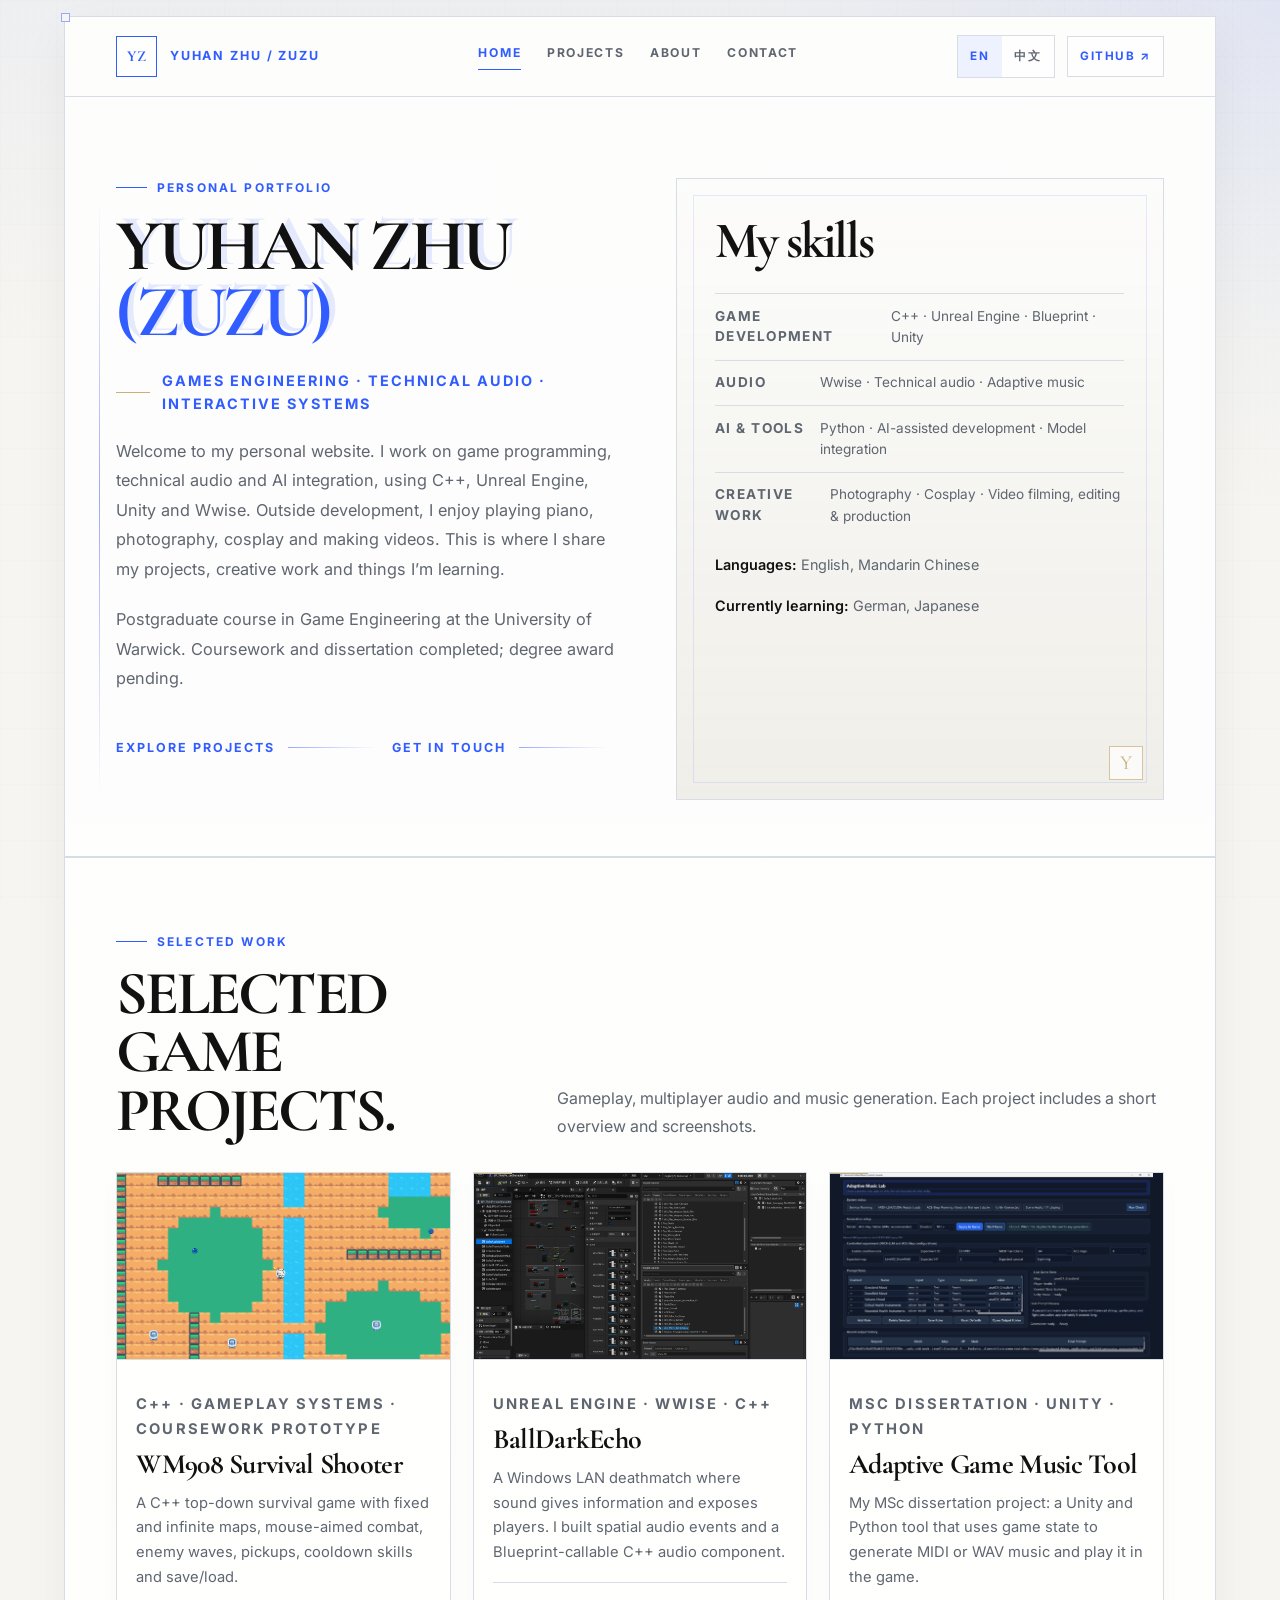
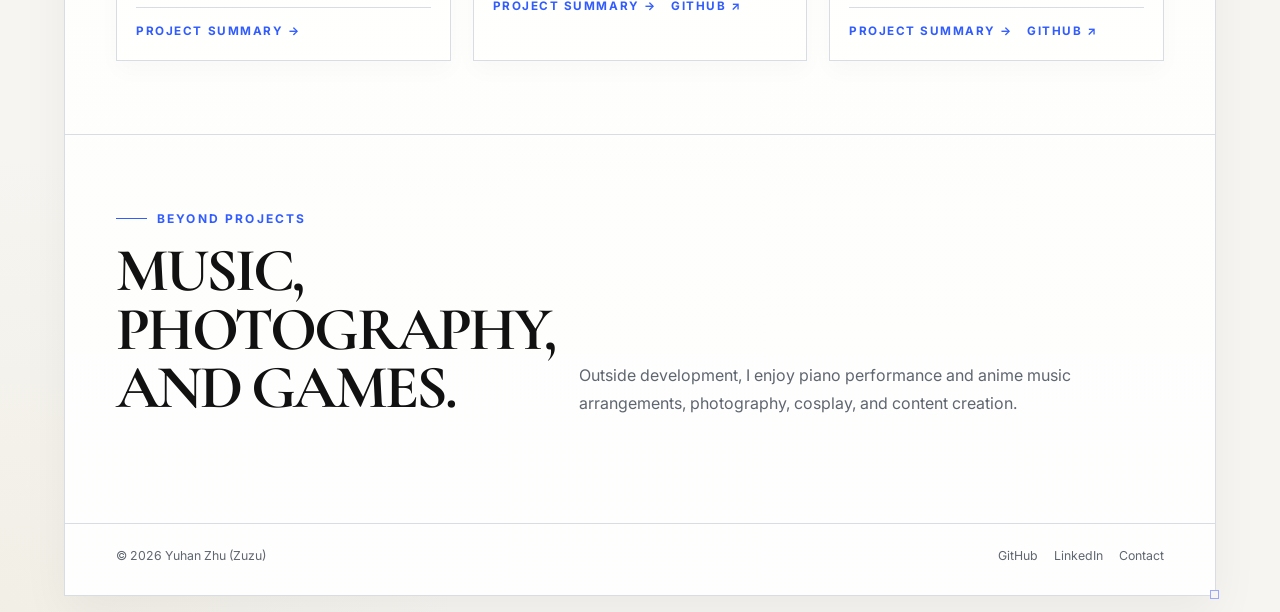
<file: index.html>
<!doctype html>
<html lang="en" data-language="en">
<head>
  <meta charset="utf-8">
  <meta name="viewport" content="width=device-width, initial-scale=1">
  <title>Yuhan Zhu (Zuzu) | Personal Portfolio</title>
  <meta name="description" content="The personal portfolio of Yuhan Zhu (Zuzu), currently exploring game engineering, technical audio, interactive systems, and adaptive music.">
  <link rel="canonical" href="https://inovamenz-code.github.io/">
  <link rel="icon" type="image/svg+xml" href="assets/favicon.svg">
  <link rel="preconnect" href="https://fonts.googleapis.com">
  <link rel="preconnect" href="https://fonts.gstatic.com" crossorigin>
  <link href="https://fonts.googleapis.com/css2?family=Cormorant+Garamond:wght@600;700&family=Inter:wght@400;500;600;700;800&display=swap" rel="stylesheet">
  <link rel="stylesheet" href="assets/site.css?v=20261102-page-spacing">
</head>
<body>
  <a class="skip-link" href="#main-content"><span data-lang="en">Skip to content</span><span data-lang="zh">跳至内容</span></a>
  <div class="site-shell">
    <header class="topbar">
      <a class="brand" href="index.html" aria-label="Yuhan Zhu home">
        <span class="brand-mark" aria-hidden="true">YZ</span>
        <span>Yuhan Zhu <span aria-hidden="true">/</span> Zuzu</span>
      </a>
      <nav class="site-nav" aria-label="Primary" data-label-en="Primary" data-label-zh="主导航">
        <a href="index.html" aria-current="page"><span data-lang="en">Home</span><span data-lang="zh">主页</span></a>
        <a href="projects.html"><span data-lang="en">Projects</span><span data-lang="zh">项目</span></a>
        <a href="about.html"><span data-lang="en">About</span><span data-lang="zh">关于我</span></a>
        <a href="contact.html"><span data-lang="en">Contact</span><span data-lang="zh">联系</span></a>
      </nav>
      <div class="nav-tools">
        <div class="lang-switch" aria-label="Language selection" data-label-en="Language selection" data-label-zh="语言选择">
          <button class="lang-button" type="button" data-set-language="en" aria-pressed="true">EN</button>
          <button class="lang-button" type="button" data-set-language="zh" aria-pressed="false">中文</button>
        </div>
        <a class="nav-github" href="https://github.com/inovamenz-code" target="_blank" rel="noopener noreferrer">GitHub ↗</a>
      </div>
    </header>

    <main id="main-content">
      <section class="hero">
        <div>
          <p class="eyebrow"><span data-lang="en">Personal portfolio</span><span data-lang="zh">个人主页</span></p>
          <h1><span data-lang="en">Yuhan Zhu <span>(Zuzu)</span></span><span data-lang="zh">朱语涵 <span>(Zuzu)</span></span></h1>
          <p class="hero-role"><span data-lang="en">Games Engineering · Technical Audio · Interactive Systems</span><span data-lang="zh">游戏工程 · 技术音频 · 交互式系统</span></p>
          <p class="hero-summary">
            <span data-lang-block="en">Welcome to my personal website. I work on game programming, technical audio and AI integration, using C++, Unreal Engine, Unity and Wwise. Outside development, I enjoy playing piano, photography, cosplay and making videos. This is where I share my projects, creative work and things I’m learning.</span>
            <span data-lang-block="zh">欢迎来到我的个人网站。我做游戏编程、技术音频和 AI 集成，使用 C++、Unreal Engine、Unity 和 Wwise。开发之外，我喜欢弹钢琴、摄影、Cosplay，也参与视频拍摄与剪辑。在这里，我会分享自己的项目、创作和正在学习的东西。</span>
          </p>
          <p class="hero-summary">
            <span data-lang-block="en">Postgraduate course in Game Engineering at the University of Warwick. Coursework and dissertation completed; degree award pending.</span>
            <span data-lang-block="zh">华威大学游戏工程研究生课程与毕设已完成，学位待授予。</span>
          </p>
          <div class="button-row">
            <a class="button-primary" href="projects.html"><span data-lang="en">Explore projects</span><span data-lang="zh">查看项目</span></a>
            <a class="button-secondary" href="contact.html"><span data-lang="en">Get in touch</span><span data-lang="zh">联系我</span></a>
          </div>
        </div>
        <aside class="hero-panel skills-panel" aria-label="My skills" data-label-en="My skills" data-label-zh="我的技能">
          <div class="hero-panel-inner">
            <h2><span data-lang="en">My skills</span><span data-lang="zh">我的技能</span></h2>
            <div class="signal-list">
              <div><strong><span data-lang="en">Game development</span><span data-lang="zh">游戏开发</span></strong><span>C++ · Unreal Engine · Blueprint · Unity</span></div>
              <div><strong><span data-lang="en">Audio</span><span data-lang="zh">音频</span></strong><span><span data-lang="en">Wwise · Technical audio · Adaptive music</span><span data-lang="zh">Wwise · 技术音频 · 自适应音乐</span></span></div>
              <div><strong><span data-lang="en">AI &amp; tools</span><span data-lang="zh">AI 与工具</span></strong><span><span data-lang="en">Python · AI-assisted development · Model integration</span><span data-lang="zh">Python · AI 辅助开发 · 模型集成</span></span></div>
              <div><strong><span data-lang="en">Creative work</span><span data-lang="zh">影像与创作</span></strong><span><span data-lang="en">Photography · Cosplay · Video filming, editing &amp; production</span><span data-lang="zh">摄影 · Cosplay · 视频拍摄、剪辑与制作</span></span></div>
            </div>
            <div class="language-details">
              <p><strong><span data-lang="en">Languages:</span><span data-lang="zh">使用语言：</span></strong> <span data-lang="en">English, Mandarin Chinese</span><span data-lang="zh">英语、普通话</span></p>
              <p><strong><span data-lang="en">Currently learning:</span><span data-lang="zh">正在学习：</span></strong> <span data-lang="en">German, Japanese</span><span data-lang="zh">德语、日语</span></p>
            </div>
          </div>
        </aside>
      </section>

      <section class="section" aria-labelledby="featured-title">
        <div class="section-head">
          <div>
            <p class="eyebrow"><span data-lang="en">Selected work</span><span data-lang="zh">精选项目</span></p>
            <h2 class="section-title" id="featured-title"><span data-lang="en">Selected game projects.</span><span data-lang="zh">游戏与音频作品。</span></h2>
          </div>
          <p class="section-intro"><span data-lang-block="en">Gameplay, multiplayer audio and music generation. Each project includes a short overview and screenshots.</span><span data-lang-block="zh">玩法系统、多人游戏音频与音乐生成。下面是项目简介和实际截图。</span></p>
        </div>
        <div class="project-grid">
          <article class="project-card">
            <img class="project-image" src="assets/images/wm908-survival-shooter.png" alt="Gameplay screenshot from the WM908 Survival Shooter prototype" data-alt-en="Gameplay screenshot from the WM908 Survival Shooter prototype" data-alt-zh="WM908 生存射击原型的实际游戏画面">
            <div class="project-body">
              <p class="project-kicker">C++ · Gameplay Systems · Coursework Prototype</p>
              <h3><span data-lang="en">WM908 Survival Shooter</span><span data-lang="zh">WM908 生存射击原型</span></h3>
              <p><span data-lang-block="en">A C++ top-down survival game with fixed and infinite maps, mouse-aimed combat, enemy waves, pickups, cooldown skills and save/load.</span><span data-lang-block="zh">用 C++ 制作的俯视生存游戏，包含固定与无限地图、鼠标瞄准战斗、敌人生成、拾取物、冷却技能和存档读档。</span></p>
              <div class="project-links"><a href="projects.html#survival-prototype"><span data-lang="en">Project summary →</span><span data-lang="zh">项目简介 →</span></a></div>
            </div>
          </article>
          <article class="project-card">
            <img class="project-image" src="assets/images/darkecho-audio-system.png" alt="Unreal Blueprint and Wwise event setup for BallDarkEcho" data-alt-en="Unreal Blueprint and Wwise event setup for BallDarkEcho" data-alt-zh="BallDarkEcho 的 Unreal Blueprint 与 Wwise 事件设置">
            <div class="project-body">
              <p class="project-kicker">Unreal Engine · Wwise · C++</p>
              <h3>BallDarkEcho</h3>
              <p><span data-lang-block="en">A Windows LAN deathmatch where sound gives information and exposes players. I built spatial audio events and a Blueprint-callable C++ audio component.</span><span data-lang-block="zh">一款 Windows 局域网死亡竞赛游戏：声音既传递信息，也会暴露玩家。我实现了空间音频事件与可供 Blueprint 调用的 C++ 音频组件。</span></p>
              <div class="project-links"><a href="projects.html#dark-echo"><span data-lang="en">Project summary →</span><span data-lang="zh">项目简介 →</span></a><a href="https://github.com/inovamenz-code/ball-dark-echo" target="_blank" rel="noopener noreferrer">GitHub ↗</a></div>
            </div>
          </article>
          <article class="project-card">
            <a class="project-media" href="assets/images/adaptive-music-control-console.png" target="_blank" rel="noopener noreferrer" aria-label="Open full-size music control console screenshot" data-label-en="Open full-size music control console screenshot" data-label-zh="查看音乐控制台完整截图">
              <img class="project-image project-image--ui" src="assets/images/adaptive-music-control-console.png" alt="Adaptive Music Lab control console with model selection, prompt rules and live Unity state" data-alt-en="Adaptive Music Lab control console with model selection, prompt rules and live Unity state" data-alt-zh="Adaptive Music Lab 控制台：模型选择、提示词规则与 Unity 实时状态" loading="lazy" decoding="async">
            </a>
            <div class="project-body">
              <p class="project-kicker">MSc Dissertation · Unity · Python</p>
              <h3><span data-lang="en">Adaptive Game Music Tool</span><span data-lang="zh">自适应游戏音乐工具</span></h3>
              <p><span data-lang-block="en">My MSc dissertation project: a Unity and Python tool that uses game state to generate MIDI or WAV music and play it in the game.</span><span data-lang-block="zh">我的硕士毕设项目：使用 Unity 与 Python，根据游戏状态生成 MIDI 或 WAV 音乐，并在游戏中播放。</span></p>
              <div class="project-links"><a href="projects.html#adaptive-music"><span data-lang="en">Project summary →</span><span data-lang="zh">项目简介 →</span></a><a href="https://github.com/inovamenz-code/adaptive-game-music" target="_blank" rel="noopener noreferrer">GitHub ↗</a></div>
            </div>
          </article>
        </div>
      </section>

      <section class="section" aria-labelledby="beyond-projects-title">
        <div class="section-head">
          <div>
            <p class="eyebrow"><span data-lang="en">Beyond projects</span><span data-lang="zh">项目之外</span></p>
            <h2 class="section-title" id="beyond-projects-title"><span data-lang="en">Music, photography, and games.</span><span data-lang="zh">音乐、摄影与游戏。</span></h2>
          </div>
          <p class="section-intro"><span data-lang-block="en">Outside development, I enjoy piano performance and anime music arrangements, photography, cosplay, and content creation.</span><span data-lang-block="zh">开发之外，我喜欢钢琴演奏与动漫音乐改编，也关注摄影、Cosplay 和内容创作。</span></p>
        </div>
      </section>
    </main>

    <footer class="site-footer">
      <span>© 2026 Yuhan Zhu (Zuzu)</span>
      <nav aria-label="Footer" data-label-en="Footer" data-label-zh="页脚导航"><a href="https://github.com/inovamenz-code" target="_blank" rel="noopener noreferrer">GitHub</a><a href="https://www.linkedin.com/in/yuhan-zhu-52607a36a/" target="_blank" rel="noopener noreferrer">LinkedIn</a><a href="contact.html"><span data-lang="en">Contact</span><span data-lang="zh">联系</span></a></nav>
    </footer>
  </div>
  <script src="assets/site.js"></script>
</body>
</html>
</file>
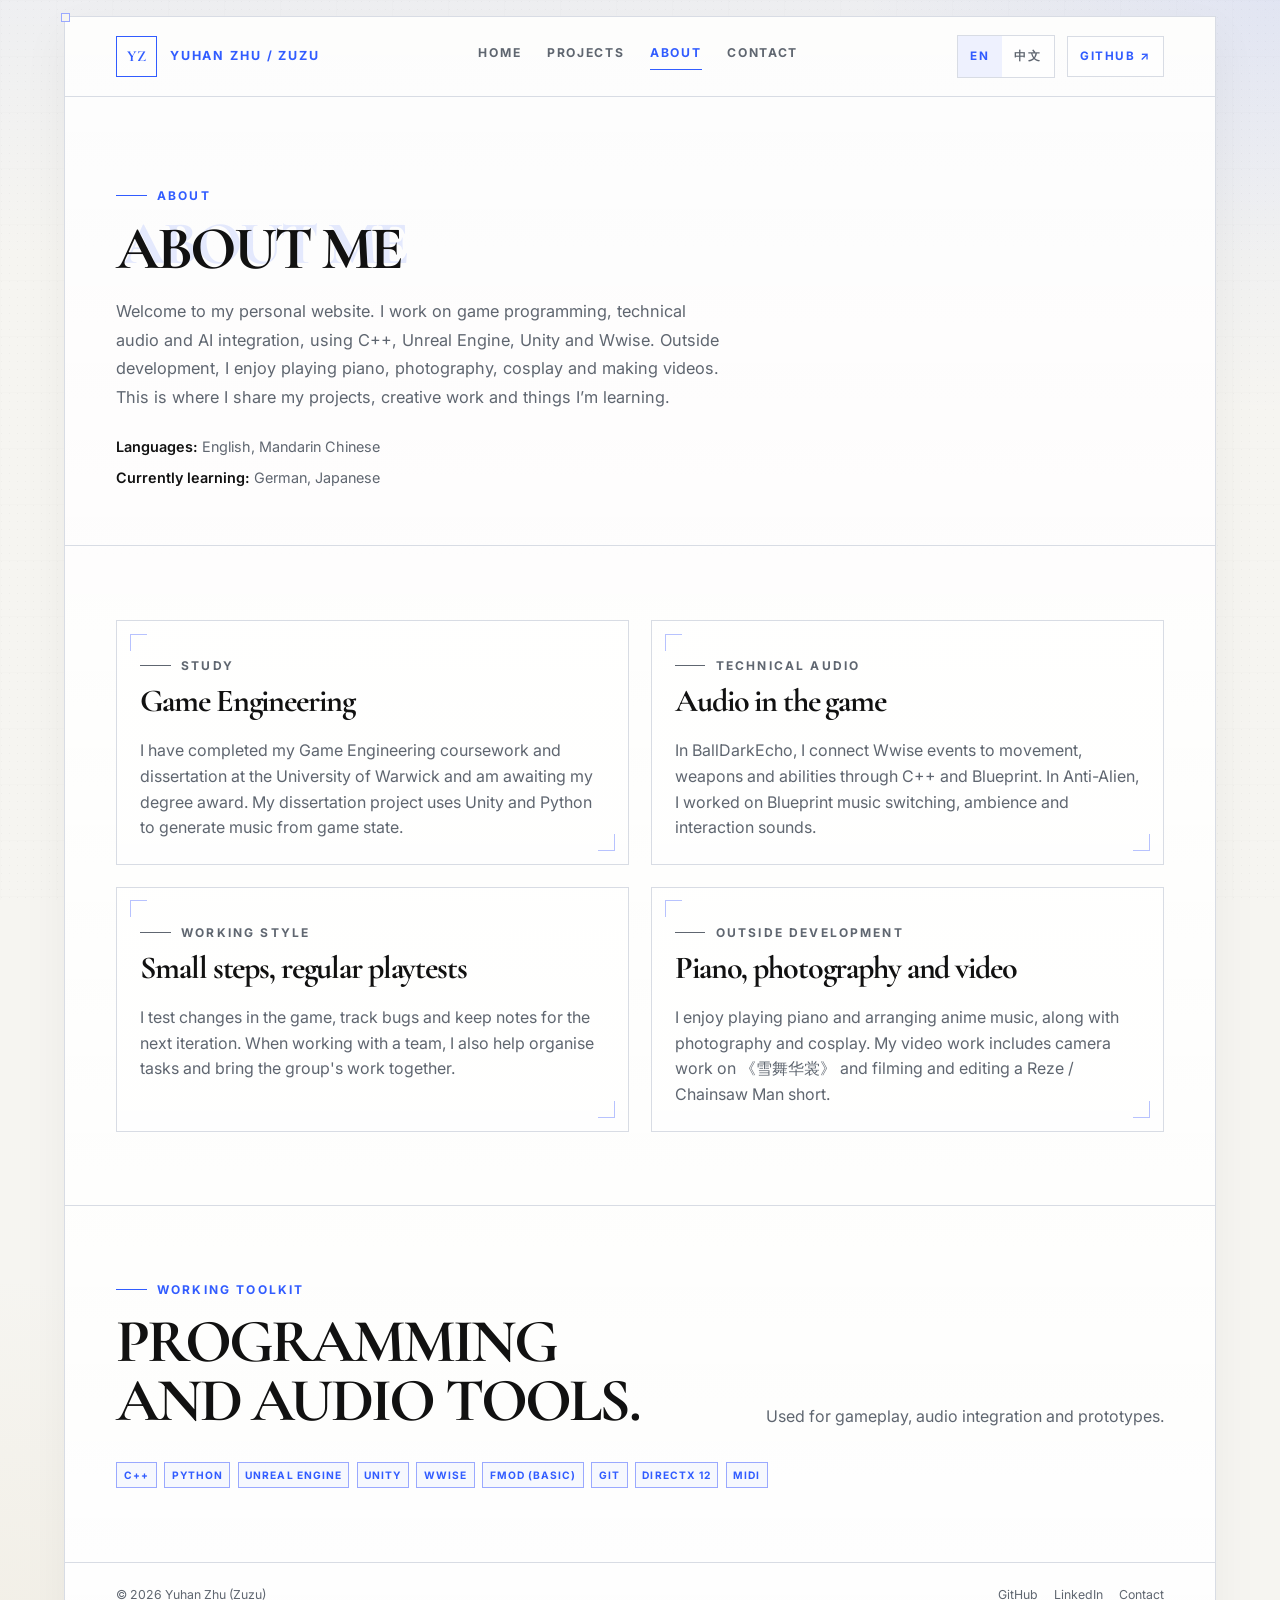
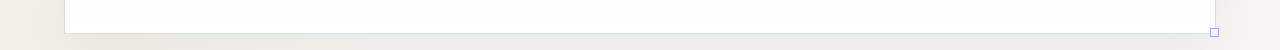
<file: about.html>
<!doctype html>
<html lang="en" data-language="en">
<head>
  <meta charset="utf-8">
  <meta name="viewport" content="width=device-width, initial-scale=1">
  <title>About | Yuhan Zhu (Zuzu)</title>
  <meta name="description" content="About Yuhan Zhu (Zuzu): game programming, technical audio, education, music and photography.">
  <link rel="canonical" href="https://inovamenz-code.github.io/about.html">
  <link rel="icon" type="image/svg+xml" href="assets/favicon.svg">
  <link rel="preconnect" href="https://fonts.googleapis.com">
  <link rel="preconnect" href="https://fonts.gstatic.com" crossorigin>
  <link href="https://fonts.googleapis.com/css2?family=Cormorant+Garamond:wght@600;700&family=Inter:wght@400;500;600;700;800&display=swap" rel="stylesheet">
  <link rel="stylesheet" href="assets/site.css?v=20261102-page-spacing">
</head>
<body>
  <a class="skip-link" href="#main-content"><span data-lang="en">Skip to content</span><span data-lang="zh">跳至内容</span></a>
  <div class="site-shell">
    <header class="topbar">
      <a class="brand" href="index.html" aria-label="Yuhan Zhu home"><span class="brand-mark" aria-hidden="true">YZ</span><span>Yuhan Zhu <span aria-hidden="true">/</span> Zuzu</span></a>
      <nav class="site-nav" aria-label="Primary"><a href="index.html"><span data-lang="en">Home</span><span data-lang="zh">主页</span></a><a href="projects.html"><span data-lang="en">Projects</span><span data-lang="zh">项目</span></a><a href="about.html" aria-current="page"><span data-lang="en">About</span><span data-lang="zh">关于我</span></a><a href="contact.html"><span data-lang="en">Contact</span><span data-lang="zh">联系</span></a></nav>
      <div class="nav-tools"><div class="lang-switch" aria-label="Language"><button class="lang-button" type="button" data-set-language="en" aria-pressed="true">EN</button><button class="lang-button" type="button" data-set-language="zh" aria-pressed="false">中文</button></div><a class="nav-github" href="https://github.com/inovamenz-code" target="_blank" rel="noopener noreferrer">GitHub ↗</a></div>
    </header>

    <main id="main-content">
      <section class="page-hero">
        <p class="eyebrow"><span data-lang="en">About</span><span data-lang="zh">关于我</span></p>
        <h1 class="page-title"><span data-lang="en">About me</span><span data-lang="zh">关于我</span></h1>
        <p class="page-intro"><span data-lang-block="en">Welcome to my personal website. I work on game programming, technical audio and AI integration, using C++, Unreal Engine, Unity and Wwise. Outside development, I enjoy playing piano, photography, cosplay and making videos. This is where I share my projects, creative work and things I’m learning.</span><span data-lang-block="zh">欢迎来到我的个人网站。我做游戏编程、技术音频和 AI 集成，使用 C++、Unreal Engine、Unity 和 Wwise。开发之外，我喜欢弹钢琴、摄影、Cosplay，也参与视频拍摄与剪辑。在这里，我会分享自己的项目、创作和正在学习的东西。</span></p>
        <div class="language-details">
          <p><strong><span data-lang="en">Languages:</span><span data-lang="zh">使用语言：</span></strong> <span data-lang="en">English, Mandarin Chinese</span><span data-lang="zh">英语、普通话</span></p>
          <p><strong><span data-lang="en">Currently learning:</span><span data-lang="zh">正在学习：</span></strong> <span data-lang="en">German, Japanese</span><span data-lang="zh">德语、日语</span></p>
        </div>
      </section>

      <section class="section">
        <div class="info-grid">
          <article class="info-card"><p class="eyebrow"><span data-lang="en">Study</span><span data-lang="zh">学习</span></p><h2><span data-lang="en">Game Engineering</span><span data-lang="zh">游戏工程</span></h2><p><span data-lang-block="en">I have completed my Game Engineering coursework and dissertation at the University of Warwick and am awaiting my degree award. My dissertation project uses Unity and Python to generate music from game state.</span><span data-lang-block="zh">我已完成华威大学游戏工程的课程和毕设，目前等待学位授予。毕设使用 Unity 与 Python，根据游戏状态生成音乐。</span></p></article>
          <article class="info-card"><p class="eyebrow"><span data-lang="en">Technical audio</span><span data-lang="zh">技术音频</span></p><h2><span data-lang="en">Audio in the game</span><span data-lang="zh">游戏里的声音</span></h2><p><span data-lang-block="en">In BallDarkEcho, I connect Wwise events to movement, weapons and abilities through C++ and Blueprint. In Anti-Alien, I worked on Blueprint music switching, ambience and interaction sounds.</span><span data-lang-block="zh">在 BallDarkEcho 中，我通过 C++ 和 Blueprint 把 Wwise 事件接入移动、武器和技能。在 Anti-Alien 中，我参与了 Blueprint 音乐切换、环境音和交互音效的实现。</span></p></article>
          <article class="info-card"><p class="eyebrow"><span data-lang="en">Working style</span><span data-lang="zh">工作方式</span></p><h2><span data-lang="en">Small steps, regular playtests</span><span data-lang="zh">逐步实现，随时试玩</span></h2><p><span data-lang-block="en">I test changes in the game, track bugs and keep notes for the next iteration. When working with a team, I also help organise tasks and bring the group's work together.</span><span data-lang-block="zh">我会把改动放进游戏里测试，记录问题，再继续调整。团队合作时，也会参与任务安排和小组内容整合。</span></p></article>
          <article class="info-card"><p class="eyebrow"><span data-lang="en">Outside development</span><span data-lang="zh">项目之外</span></p><h2><span data-lang="en">Piano, photography and video</span><span data-lang="zh">钢琴、摄影与视频</span></h2><p><span data-lang-block="en">I enjoy playing piano and arranging anime music, along with photography and cosplay. My video work includes camera work on 《雪舞华裳》 and filming and editing a Reze / Chainsaw Man short.</span><span data-lang-block="zh">我喜欢弹钢琴、改编动漫音乐，也喜欢摄影和 Cosplay。影像作品中，我参与了《雪舞华裳》的拍摄，以及 Reze / Chainsaw Man 短片的拍摄与剪辑。</span></p></article>
        </div>
      </section>

      <section class="section" aria-labelledby="skills-title"><div class="section-head"><div><p class="eyebrow"><span data-lang="en">Working toolkit</span><span data-lang="zh">常用工具</span></p><h2 class="section-title" id="skills-title"><span data-lang="en">Programming and audio tools.</span><span data-lang="zh">编程与音频工具。</span></h2></div><p class="section-intro"><span data-lang-block="en">Used for gameplay, audio integration and prototypes.</span><span data-lang-block="zh">用于玩法开发、音频集成和原型制作。</span></p></div><div class="tag-list"><span class="tag">C++</span><span class="tag">Python</span><span class="tag">Unreal Engine</span><span class="tag">Unity</span><span class="tag">Wwise</span><span class="tag">FMOD (basic)</span><span class="tag">Git</span><span class="tag">DirectX 12</span><span class="tag">MIDI</span></div></section>
    </main>

    <footer class="site-footer"><span>© 2026 Yuhan Zhu (Zuzu)</span><nav aria-label="Footer"><a href="https://github.com/inovamenz-code" target="_blank" rel="noopener noreferrer">GitHub</a><a href="https://www.linkedin.com/in/yuhan-zhu-52607a36a/" target="_blank" rel="noopener noreferrer">LinkedIn</a><a href="contact.html"><span data-lang="en">Contact</span><span data-lang="zh">联系</span></a></nav></footer>
  </div>
  <script src="assets/site.js"></script>
</body>
</html>
</file>
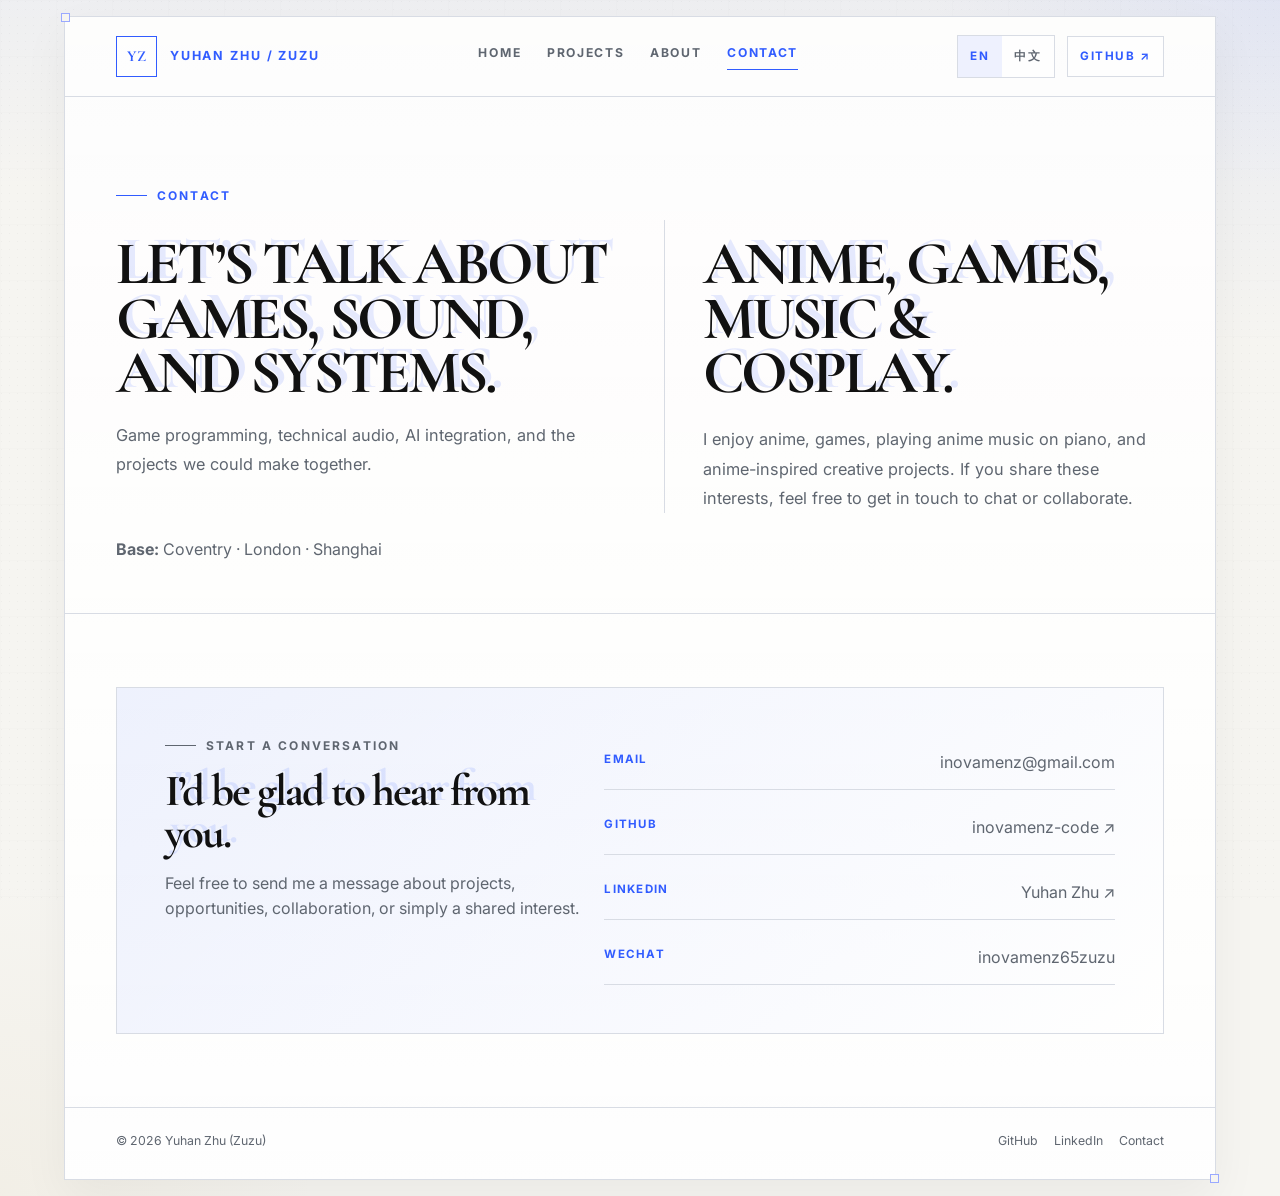
<file: contact.html>
<!doctype html>
<html lang="en" data-language="en">
<head>
  <meta charset="utf-8">
  <meta name="viewport" content="width=device-width, initial-scale=1">
  <title>Contact | Yuhan Zhu (Zuzu)</title>
  <meta name="description" content="Contact Yuhan Zhu (Zuzu) for game engineering and technical audio opportunities.">
  <link rel="canonical" href="https://inovamenz-code.github.io/contact.html">
  <link rel="icon" type="image/svg+xml" href="assets/favicon.svg">
  <link rel="preconnect" href="https://fonts.googleapis.com">
  <link rel="preconnect" href="https://fonts.gstatic.com" crossorigin>
  <link href="https://fonts.googleapis.com/css2?family=Cormorant+Garamond:wght@600;700&family=Inter:wght@400;500;600;700;800&display=swap" rel="stylesheet">
  <link rel="stylesheet" href="assets/site.css?v=20261102-page-spacing">
</head>
<body>
  <a class="skip-link" href="#main-content"><span data-lang="en">Skip to content</span><span data-lang="zh">跳至内容</span></a>
  <div class="site-shell">
    <header class="topbar">
      <a class="brand" href="index.html" aria-label="Yuhan Zhu home"><span class="brand-mark" aria-hidden="true">YZ</span><span>Yuhan Zhu <span aria-hidden="true">/</span> Zuzu</span></a>
      <nav class="site-nav" aria-label="Primary"><a href="index.html"><span data-lang="en">Home</span><span data-lang="zh">主页</span></a><a href="projects.html"><span data-lang="en">Projects</span><span data-lang="zh">项目</span></a><a href="about.html"><span data-lang="en">About</span><span data-lang="zh">关于我</span></a><a href="contact.html" aria-current="page"><span data-lang="en">Contact</span><span data-lang="zh">联系</span></a></nav>
      <div class="nav-tools"><div class="lang-switch" aria-label="Language"><button class="lang-button" type="button" data-set-language="en" aria-pressed="true">EN</button><button class="lang-button" type="button" data-set-language="zh" aria-pressed="false">中文</button></div><a class="nav-github" href="https://github.com/inovamenz-code" target="_blank" rel="noopener noreferrer">GitHub ↗</a></div>
    </header>

    <main id="main-content">
      <section class="page-hero">
        <p class="eyebrow"><span data-lang="en">Contact</span><span data-lang="zh">联系</span></p>
        <div class="contact-intro-grid">
          <div>
            <h1 class="page-title"><span data-lang="en">Let’s talk about games, sound, and systems.</span><span data-lang="zh">聊聊游戏、声音和系统。</span></h1>
            <p class="page-intro"><span data-lang-block="en">Game programming, technical audio, AI integration, and the projects we could make together.</span><span data-lang-block="zh">游戏编程、技术音频、AI 集成，以及我们可以一起参与的项目。</span></p>
          </div>
          <aside class="contact-interests" aria-labelledby="interests-title">
            <h2 class="page-title" id="interests-title"><span data-lang="en">Anime, games, music &amp; cosplay.</span><span data-lang="zh">动漫、游戏、音乐与 Cosplay。</span></h2>
            <p class="page-intro"><span data-lang-block="en">I enjoy anime, games, playing anime music on piano, and anime-inspired creative projects. If you share these interests, feel free to get in touch to chat or collaborate.</span><span data-lang-block="zh">我喜欢动漫、游戏、动漫音乐钢琴演奏，以及 Cosplay 和二次元相关创作。如果你也有相同兴趣，欢迎和我交流，或一起参与创作。</span></p>
          </aside>
        </div>
        <p class="contact-base"><strong>Base:</strong> Coventry · London · Shanghai</p>
      </section>
      <section class="section">
        <div class="contact-panel">
          <div>
            <p class="eyebrow"><span data-lang="en">Start a conversation</span><span data-lang="zh">开始交流</span></p>
            <h2><span data-lang="en">I’d be glad to hear from you.</span><span data-lang="zh">很高兴与你交流。</span></h2>
            <p><span data-lang-block="en">Feel free to send me a message about projects, opportunities, collaboration, or simply a shared interest.</span><span data-lang-block="zh">无论是项目、工作机会、创作合作，还是单纯聊聊共同的兴趣，都欢迎给我发消息。</span></p>
          </div>
            <div class="contact-list">
              <a class="contact-link" href="mailto:inovamenz@gmail.com"><strong>Email</strong><span>inovamenz@gmail.com</span></a>
              <a class="contact-link" href="https://github.com/inovamenz-code" target="_blank" rel="noopener noreferrer"><strong>GitHub</strong><span>inovamenz-code ↗</span></a>
              <a class="contact-link" href="https://www.linkedin.com/in/yuhan-zhu-52607a36a/" target="_blank" rel="noopener noreferrer"><strong>LinkedIn</strong><span>Yuhan Zhu ↗</span></a>
              <div class="contact-link"><strong>WeChat</strong><span>inovamenz65zuzu</span></div>
            </div>
        </div>
      </section>
    </main>

    <footer class="site-footer"><span>© 2026 Yuhan Zhu (Zuzu)</span><nav aria-label="Footer"><a href="https://github.com/inovamenz-code" target="_blank" rel="noopener noreferrer">GitHub</a><a href="https://www.linkedin.com/in/yuhan-zhu-52607a36a/" target="_blank" rel="noopener noreferrer">LinkedIn</a><a href="contact.html"><span data-lang="en">Contact</span><span data-lang="zh">联系</span></a></nav></footer>
  </div>
  <script src="assets/site.js"></script>
</body>
</html>
</file>
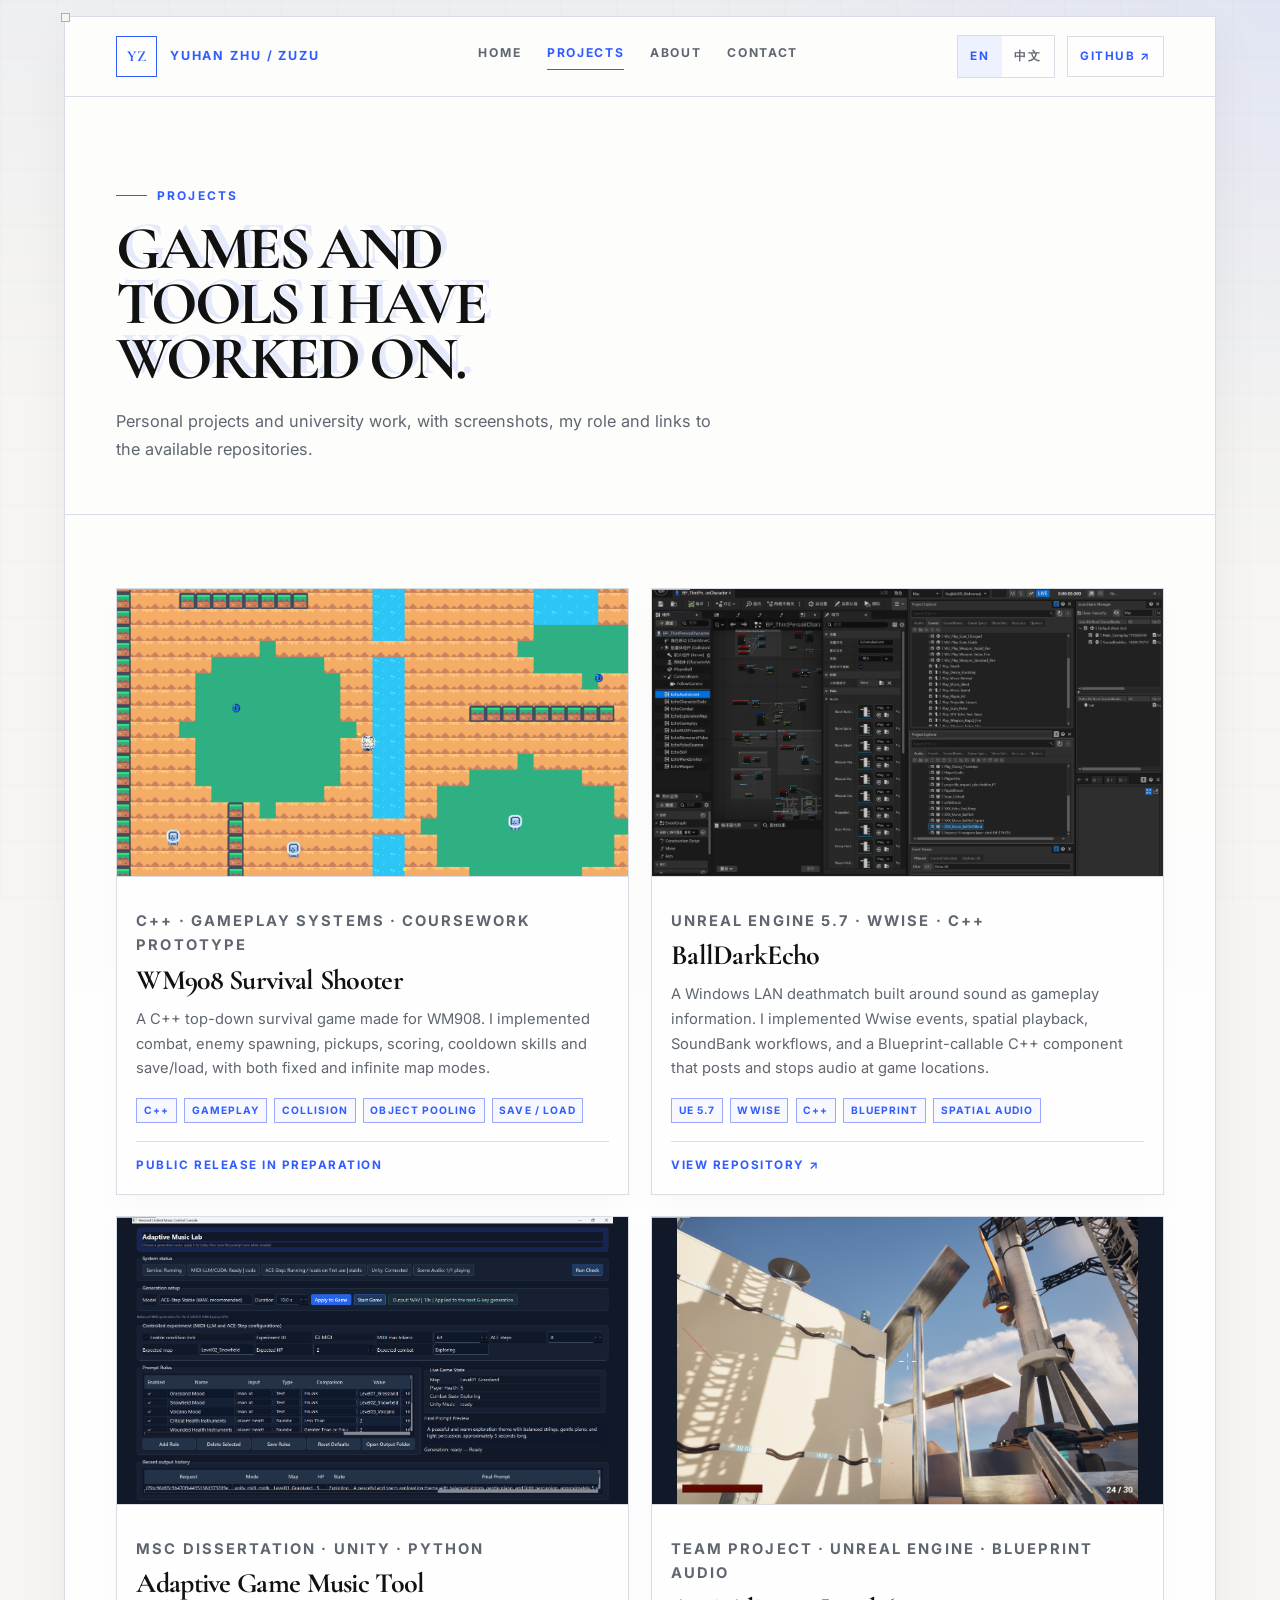
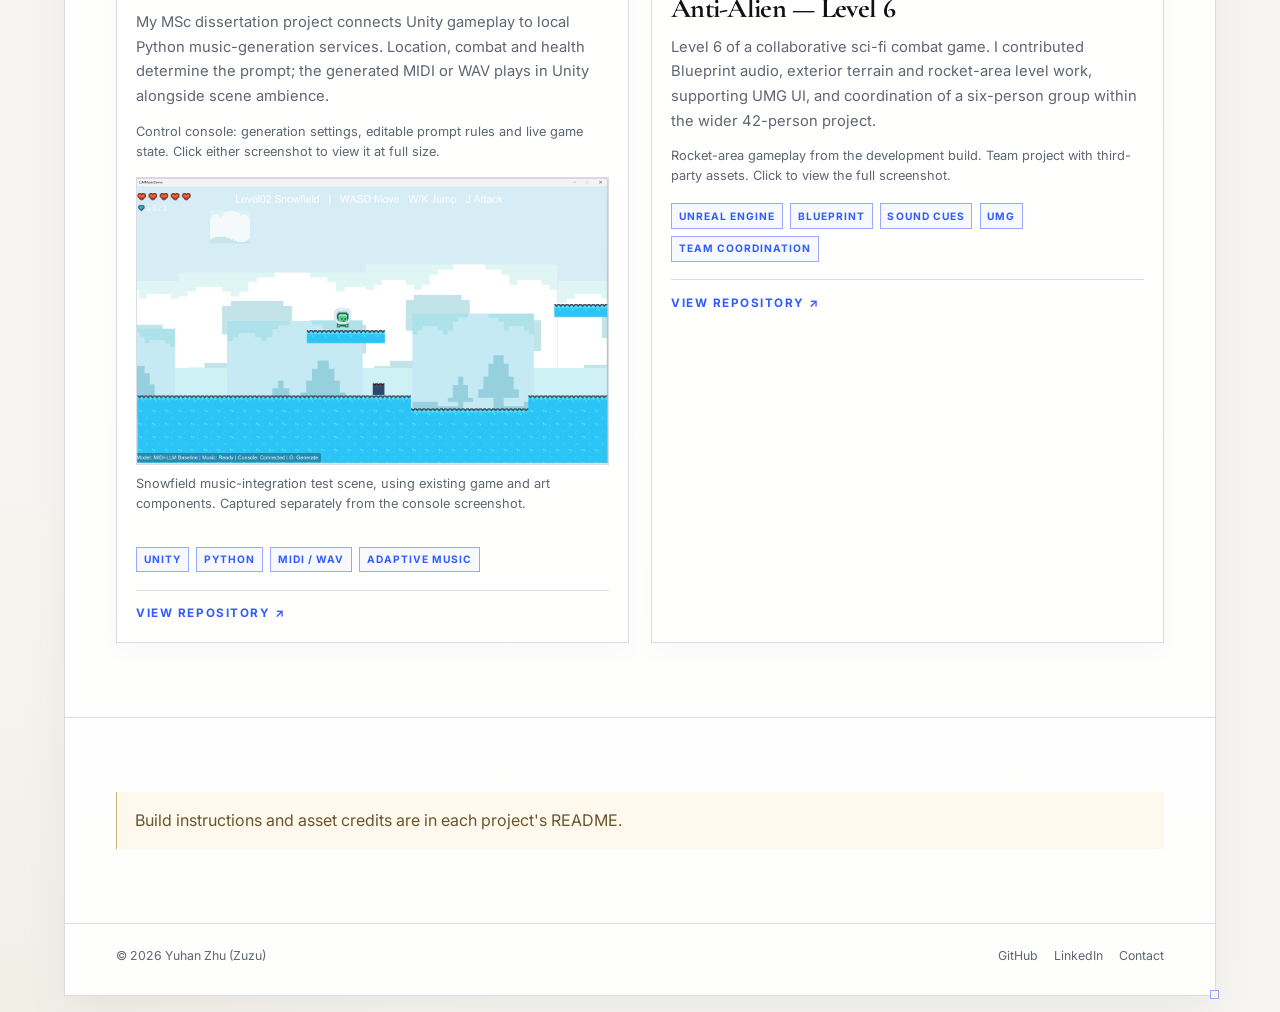
<file: projects.html>
<!doctype html>
<html lang="en" data-language="en">
<head>
  <meta charset="utf-8">
  <meta name="viewport" content="width=device-width, initial-scale=1">
  <title>Projects | Yuhan Zhu (Zuzu)</title>
  <meta name="description" content="Selected game-engineering, technical-audio, and coursework projects by Yuhan Zhu (Zuzu).">
  <link rel="canonical" href="https://inovamenz-code.github.io/projects.html">
  <link rel="icon" type="image/svg+xml" href="assets/favicon.svg">
  <link rel="preconnect" href="https://fonts.googleapis.com">
  <link rel="preconnect" href="https://fonts.gstatic.com" crossorigin>
  <link href="https://fonts.googleapis.com/css2?family=Cormorant+Garamond:wght@600;700&family=Inter:wght@400;500;600;700;800&display=swap" rel="stylesheet">
  <link rel="stylesheet" href="assets/site.css?v=20261102-page-spacing">
</head>
<body>
  <a class="skip-link" href="#main-content"><span data-lang="en">Skip to content</span><span data-lang="zh">跳至内容</span></a>
  <div class="site-shell">
    <header class="topbar">
      <a class="brand" href="index.html" aria-label="Yuhan Zhu home"><span class="brand-mark" aria-hidden="true">YZ</span><span>Yuhan Zhu <span aria-hidden="true">/</span> Zuzu</span></a>
      <nav class="site-nav" aria-label="Primary" data-label-en="Primary" data-label-zh="主导航">
        <a href="index.html"><span data-lang="en">Home</span><span data-lang="zh">主页</span></a>
        <a href="projects.html" aria-current="page"><span data-lang="en">Projects</span><span data-lang="zh">项目</span></a>
        <a href="about.html"><span data-lang="en">About</span><span data-lang="zh">关于我</span></a>
        <a href="contact.html"><span data-lang="en">Contact</span><span data-lang="zh">联系</span></a>
      </nav>
      <div class="nav-tools"><div class="lang-switch" aria-label="Language selection" data-label-en="Language selection" data-label-zh="语言选择"><button class="lang-button" type="button" data-set-language="en" aria-pressed="true">EN</button><button class="lang-button" type="button" data-set-language="zh" aria-pressed="false">中文</button></div><a class="nav-github" href="https://github.com/inovamenz-code" target="_blank" rel="noopener noreferrer">GitHub ↗</a></div>
    </header>

    <main id="main-content">
      <section class="page-hero">
        <p class="eyebrow"><span data-lang="en">Projects</span><span data-lang="zh">项目</span></p>
        <h1 class="page-title"><span data-lang="en">Games and tools I have worked on.</span><span data-lang="zh">我制作和参与的游戏与工具。</span></h1>
        <p class="page-intro"><span data-lang-block="en">Personal projects and university work, with screenshots, my role and links to the available repositories.</span><span data-lang-block="zh">这里收录个人项目和大学期间的作品，介绍项目内容、我的工作，以及可查看的截图和仓库。</span></p>
      </section>

      <section class="section" aria-label="Selected projects" data-label-en="Selected projects" data-label-zh="精选项目">
        <div class="project-grid project-grid--all">
          <article class="project-card" id="survival-prototype">
            <img class="project-image" src="assets/images/wm908-survival-shooter.png" alt="Gameplay screenshot from the WM908 Survival Shooter prototype" data-alt-en="Gameplay screenshot from the WM908 Survival Shooter prototype" data-alt-zh="WM908 生存射击原型的实际游戏画面">
            <div class="project-body">
              <p class="project-kicker">C++ · Gameplay Systems · Coursework Prototype</p>
              <h2><span data-lang="en">WM908 Survival Shooter</span><span data-lang="zh">WM908 生存射击原型</span></h2>
              <p><span data-lang-block="en">A C++ top-down survival game made for WM908. I implemented combat, enemy spawning, pickups, scoring, cooldown skills and save/load, with both fixed and infinite map modes.</span><span data-lang-block="zh">WM908 课程中用 C++ 制作的俯视生存游戏。我实现了战斗、敌人生成、拾取物、得分、冷却技能和存档读档，支持固定地图与无限地图两种模式。</span></p>
              <div class="tag-list"><span class="tag">C++</span><span class="tag">Gameplay</span><span class="tag">Collision</span><span class="tag">Object pooling</span><span class="tag">Save / Load</span></div>
              <div class="project-links"><span><span data-lang="en">Public release in preparation</span><span data-lang="zh">公开版本整理中</span></span></div>
            </div>
          </article>

          <article class="project-card" id="dark-echo">
            <img class="project-image" src="assets/images/darkecho-audio-system.png" alt="Unreal Blueprint and Wwise event setup for BallDarkEcho" data-alt-en="Unreal Blueprint and Wwise event setup for BallDarkEcho" data-alt-zh="BallDarkEcho 的 Unreal Blueprint 与 Wwise 事件设置">
            <div class="project-body">
              <p class="project-kicker">Unreal Engine 5.7 · Wwise · C++</p>
              <h2>BallDarkEcho</h2>
              <p><span data-lang-block="en">A Windows LAN deathmatch built around sound as gameplay information. I implemented Wwise events, spatial playback, SoundBank workflows, and a Blueprint-callable C++ component that posts and stops audio at game locations.</span><span data-lang-block="zh">一款以声音作为玩法信息的 Windows 局域网死亡竞赛游戏。我实现了 Wwise 事件、空间播放、SoundBank 工作流，以及可在游戏位置触发和停止声音的 Blueprint 可调用 C++ 组件。</span></p>
              <div class="tag-list"><span class="tag">UE 5.7</span><span class="tag">Wwise</span><span class="tag">C++</span><span class="tag">Blueprint</span><span class="tag">Spatial audio</span></div>
              <div class="project-links"><a href="https://github.com/inovamenz-code/ball-dark-echo" target="_blank" rel="noopener noreferrer"><span data-lang="en">View repository ↗</span><span data-lang="zh">查看仓库 ↗</span></a></div>
            </div>
          </article>

          <article class="project-card" id="adaptive-music">
            <a class="project-media" href="assets/images/adaptive-music-control-console.png" target="_blank" rel="noopener noreferrer" aria-label="Open full-size music control console screenshot" data-label-en="Open full-size music control console screenshot" data-label-zh="查看音乐控制台完整截图">
              <img class="project-image project-image--ui" src="assets/images/adaptive-music-control-console.png" alt="Adaptive Music Lab control console with model selection, prompt rules and live Unity state" data-alt-en="Adaptive Music Lab control console with model selection, prompt rules and live Unity state" data-alt-zh="Adaptive Music Lab 控制台：模型选择、提示词规则与 Unity 实时状态" loading="lazy" decoding="async">
            </a>
            <div class="project-body">
              <p class="project-kicker">MSc Dissertation · Unity · Python</p>
              <h2><span data-lang="en">Adaptive Game Music Tool</span><span data-lang="zh">自适应游戏音乐工具</span></h2>
              <p><span data-lang-block="en">My MSc dissertation project connects Unity gameplay to local Python music-generation services. Location, combat and health determine the prompt; the generated MIDI or WAV plays in Unity alongside scene ambience.</span><span data-lang-block="zh">我的硕士毕设把 Unity 游戏与本地 Python 音乐生成服务连接起来，根据地点、战斗和生命值组织提示词，再将生成的 MIDI 或 WAV 放回游戏中播放，同时保留场景环境音。</span></p>
              <p class="project-media-caption"><span data-lang-block="en">Control console: generation settings, editable prompt rules and live game state. Click either screenshot to view it at full size.</span><span data-lang-block="zh">控制台：生成设置、可编辑的提示词规则与游戏实时状态。点击任一截图可查看完整大图。</span></p>
              <figure class="project-shot">
                <a class="project-media" href="assets/images/adaptive-music-snowfield-demo.png" target="_blank" rel="noopener noreferrer" aria-label="Open full-size Unity snowfield demo screenshot" data-label-en="Open full-size Unity snowfield demo screenshot" data-label-zh="查看 Unity 雪地演示完整截图">
                  <img src="assets/images/adaptive-music-snowfield-demo.png" alt="Unity snowfield demonstration scene with a connected music console and MIDI-LLM selected" data-alt-en="Unity snowfield demonstration scene with a connected music console and MIDI-LLM selected" data-alt-zh="Unity 雪地演示场景：已连接音乐控制台，选择 MIDI-LLM 路线" loading="lazy" decoding="async">
                </a>
                <figcaption><span data-lang-block="en">Snowfield music-integration test scene, using existing game and art components. Captured separately from the console screenshot.</span><span data-lang-block="zh">雪地音乐集成测试场景，使用现有游戏与美术组件，与控制台截图分次拍摄。</span></figcaption>
              </figure>
              <div class="tag-list"><span class="tag">Unity</span><span class="tag">Python</span><span class="tag">MIDI / WAV</span><span class="tag">Adaptive music</span></div>
              <div class="project-links"><a href="https://github.com/inovamenz-code/adaptive-game-music" target="_blank" rel="noopener noreferrer"><span data-lang="en">View repository ↗</span><span data-lang="zh">查看仓库 ↗</span></a></div>
            </div>
          </article>

          <article class="project-card" id="sci-fi-level">
            <a class="project-media" href="assets/images/anti-alien-level6-rocket-gameplay.png" target="_blank" rel="noopener noreferrer" aria-label="Open full-size Anti-Alien Level 6 gameplay screenshot" data-label-en="Open full-size Anti-Alien Level 6 gameplay screenshot" data-label-zh="查看 Anti-Alien 第六关完整游戏截图">
              <img class="project-image project-image--ui" src="assets/images/anti-alien-level6-rocket-gameplay.png" alt="Development-build gameplay screenshot of the rocket area in Anti-Alien Level 6" data-alt-en="Development-build gameplay screenshot of the rocket area in Anti-Alien Level 6" data-alt-zh="Anti-Alien 第六关火箭区域的开发版本实际游戏截图" loading="lazy" decoding="async">
            </a>
            <div class="project-body">
              <p class="project-kicker">Team Project · Unreal Engine · Blueprint Audio</p>
              <h2><span data-lang="en">Anti-Alien — Level 6</span><span data-lang="zh">Anti-Alien — 科幻战斗游戏第六关</span></h2>
              <p><span data-lang-block="en">Level 6 of a collaborative sci-fi combat game. I contributed Blueprint audio, exterior terrain and rocket-area level work, supporting UMG UI, and coordination of a six-person group within the wider 42-person project.</span><span data-lang-block="zh">团队科幻战斗游戏的第六关。我参与 Blueprint 音频实现、室外地形与火箭区域关卡制作、配套 UMG UI，并负责 42 人整体项目中的六人小组协调。</span></p>
              <p class="project-media-caption"><span data-lang-block="en">Rocket-area gameplay from the development build. Team project with third-party assets. Click to view the full screenshot.</span><span data-lang-block="zh">开发版本的火箭区域实机画面。团队项目，使用第三方资产；点击可查看完整截图。</span></p>
              <div class="tag-list"><span class="tag">Unreal Engine</span><span class="tag">Blueprint</span><span class="tag">Sound Cues</span><span class="tag">UMG</span><span class="tag">Team coordination</span></div>
              <div class="project-links"><a href="https://github.com/inovamenz-code/Anti-Alien-Level6" target="_blank" rel="noopener noreferrer"><span data-lang="en">View repository ↗</span><span data-lang="zh">查看仓库 ↗</span></a></div>
            </div>
          </article>

        </div>
      </section>

      <section class="section">
        <div class="notice"><p><span data-lang-block="en">Build instructions and asset credits are in each project's README.</span><span data-lang-block="zh">运行方法和素材署名见各项目的 README。</span></p></div>
      </section>
    </main>

    <footer class="site-footer"><span>© 2026 Yuhan Zhu (Zuzu)</span><nav aria-label="Footer" data-label-en="Footer" data-label-zh="页脚导航"><a href="https://github.com/inovamenz-code" target="_blank" rel="noopener noreferrer">GitHub</a><a href="https://www.linkedin.com/in/yuhan-zhu-52607a36a/" target="_blank" rel="noopener noreferrer">LinkedIn</a><a href="contact.html"><span data-lang="en">Contact</span><span data-lang="zh">联系</span></a></nav></footer>
  </div>
  <script src="assets/site.js"></script>
</body>
</html>
</file>
<file: assets/site.css>
:root {
  --bg-main: #f6f5f1;
  --bg-soft: #efeee8;
  --bg-panel: rgba(255, 255, 255, 0.78);
  --text-main: #111111;
  --text-muted: #5f6670;
  --line-soft: #d8dce4;
  --blue-main: #315cff;
  --blue-soft: #6c86ff;
  --blue-line: #9aa9ff;
  --gold-main: #c8b07a;
  --shadow-soft: 0 18px 45px rgba(17, 17, 17, 0.05);
  --content-width: 1280px;
}

* { box-sizing: border-box; }

html { scroll-behavior: smooth; }

body {
  margin: 0;
  overflow-x: hidden;
  color: var(--text-main);
  font-family: Inter, ui-sans-serif, system-ui, -apple-system, BlinkMacSystemFont, "Segoe UI", sans-serif;
  line-height: 1.6;
  background:
    linear-gradient(180deg, rgba(49, 92, 255, 0.04), transparent 16%),
    radial-gradient(circle at top right, rgba(49, 92, 255, 0.07), transparent 20%),
    radial-gradient(circle at bottom left, rgba(200, 176, 122, 0.09), transparent 18%),
    var(--bg-main);
}

body::before {
  position: fixed;
  z-index: -1;
  inset: 0;
  opacity: 0.55;
  pointer-events: none;
  background-image:
    linear-gradient(rgba(0, 0, 0, 0.016) 1px, transparent 1px),
    linear-gradient(90deg, rgba(0, 0, 0, 0.016) 1px, transparent 1px),
    radial-gradient(circle at 20% 20%, rgba(0, 0, 0, 0.06) 0.6px, transparent 0.8px);
  background-size: 56px 56px, 56px 56px, 8px 8px;
  content: "";
}

a { color: inherit; text-decoration: none; }

button { font: inherit; }

img,
svg { display: block; max-width: 100%; }

a:focus-visible,
button:focus-visible {
  outline: 2px solid var(--blue-main);
  outline-offset: 4px;
}

.skip-link {
  position: absolute;
  z-index: 20;
  top: -4rem;
  left: 1rem;
  padding: 0.6rem 0.9rem;
  color: #fff;
  background: var(--blue-main);
}

.skip-link:focus { top: 1rem; }

.site-shell {
  position: relative;
  width: min(calc(100% - clamp(32px, 10vw, 160px)), var(--content-width));
  min-height: calc(100vh - 32px);
  margin: 16px auto;
  border: 1px solid var(--line-soft);
  background:
    linear-gradient(180deg, rgba(255, 255, 255, 0.82), rgba(255, 255, 255, 0.9)),
    var(--bg-main);
  box-shadow: var(--shadow-soft);
}

.site-shell::before,
.site-shell::after {
  position: absolute;
  width: 7px;
  height: 7px;
  border: 1px solid var(--blue-line);
  background: var(--bg-main);
  content: "";
}

.site-shell::before { top: -4px; left: -4px; }
.site-shell::after { right: -4px; bottom: -4px; }

.topbar,
.hero,
.page-hero,
.section,
.site-footer {
  position: relative;
  padding-right: clamp(24px, 4vw, 64px);
  padding-left: clamp(24px, 4vw, 64px);
}

.topbar {
  display: flex;
  align-items: center;
  justify-content: space-between;
  gap: 1.25rem;
  padding-top: 1.1rem;
  padding-bottom: 1.1rem;
  border-bottom: 1px solid var(--line-soft);
  flex-wrap: wrap;
}

.brand {
  display: inline-flex;
  align-items: center;
  gap: 0.8rem;
  color: var(--blue-main);
  font-size: 0.78rem;
  font-weight: 700;
  letter-spacing: 0.15em;
  text-transform: uppercase;
  white-space: nowrap;
}

.brand-mark {
  display: grid;
  width: 2.55rem;
  height: 2.55rem;
  place-items: center;
  border: 1px solid var(--blue-main);
  color: var(--blue-main);
  background: rgba(255, 255, 255, 0.55);
  clip-path: none;
  font-family: "Cormorant Garamond", Georgia, serif;
  font-size: 0.96rem;
  font-weight: 700;
  letter-spacing: 0;
}

.site-nav {
  display: flex;
  align-items: center;
  justify-content: center;
  gap: clamp(0.75rem, 2vw, 1.75rem);
  flex-wrap: wrap;
}

.site-nav a {
  position: relative;
  padding: 0 0 0.5rem;
  color: var(--text-muted);
  font-size: 0.76rem;
  font-weight: 700;
  letter-spacing: 0.14em;
  text-transform: uppercase;
  transition: color 180ms ease;
}

.site-nav a::after {
  position: absolute;
  right: 0;
  bottom: 0;
  left: 0;
  height: 1px;
  background: var(--blue-main);
  transform: scaleX(0);
  transform-origin: left;
  transition: transform 180ms ease;
  content: "";
}

.site-nav a:hover,
.site-nav a[aria-current="page"] { color: var(--blue-main); }

.site-nav a:hover::after,
.site-nav a[aria-current="page"]::after { transform: scaleX(1); }

.nav-tools {
  display: flex;
  align-items: center;
  gap: 0.75rem;
  flex-wrap: wrap;
}

.lang-switch {
  display: inline-flex;
  overflow: hidden;
  border: 1px solid var(--line-soft);
  background: var(--bg-panel);
}

.lang-button,
.nav-github {
  display: inline-flex;
  align-items: center;
  min-height: 2.6rem;
  padding: 0.6rem 0.78rem;
  border: 0;
  color: var(--text-muted);
  background: transparent;
  font-size: 0.73rem;
  font-weight: 700;
  letter-spacing: 0.13em;
  text-transform: uppercase;
  transition: border-color 180ms ease, transform 180ms ease, background 180ms ease, color 180ms ease;
}

.lang-button { cursor: pointer; }

.lang-button[aria-pressed="true"] {
  color: var(--blue-main);
  background: rgba(49, 92, 255, 0.08);
}

.nav-github {
  border: 1px solid var(--line-soft);
  color: var(--blue-main);
  background: var(--bg-panel);
}

.nav-github:hover,
.lang-button:hover {
  color: var(--blue-main);
  border-color: var(--blue-main);
  background: rgba(49, 92, 255, 0.04);
  transform: translateY(-1px);
}

main { min-height: calc(100vh - 180px); }

.eyebrow {
  display: flex;
  align-items: center;
  gap: 0.65rem;
  margin: 0 0 0.9rem;
  color: var(--blue-main);
  font-size: 0.75rem;
  font-weight: 700;
  letter-spacing: 0.18em;
  text-transform: uppercase;
}

.eyebrow::before {
  width: 1.9rem;
  height: 1px;
  background: currentColor;
  content: "";
}

.hero {
  display: grid;
  grid-template-columns: minmax(0, 1.02fr) minmax(320px, 0.98fr);
  gap: clamp(1.8rem, 4vw, 3.5rem);
  padding-top: clamp(2.4rem, 7vw, 5.1rem);
  padding-bottom: clamp(2.2rem, 5vw, 3.5rem);
  border-bottom: 1px solid var(--line-soft);
}

.hero > div:first-child { position: relative; padding-bottom: 1.9rem; }

.hero > div:first-child::before {
  position: absolute;
  top: 1.25rem;
  bottom: 0;
  left: -1.1rem;
  width: 1px;
  background: linear-gradient(180deg, transparent, var(--blue-line), transparent);
  content: "";
}

.hero h1,
.page-title {
  max-width: 14ch;
  margin: 1.05rem 0 0;
  color: var(--text-main);
  font-family: "Cormorant Garamond", Georgia, serif;
  font-size: clamp(2.59rem, 5.95vw, 4.55rem);
  font-weight: 700;
  letter-spacing: -0.05em;
  line-height: 0.9;
  text-transform: uppercase;
}

.hero h1 > span { color: var(--text-main); }
.hero h1 > span > span { color: var(--blue-main); }

.hero h1,
.page-title,
.contact-panel h2 {
  text-shadow: 6px -5px 0 rgba(49, 92, 255, 0.12);
}

.hero-role {
  display: flex;
  align-items: center;
  gap: 0.75rem;
  margin: 1.5rem 0 0;
  color: var(--blue-main);
  font-size: 0.9rem;
  font-weight: 700;
  letter-spacing: 0.14em;
  text-transform: uppercase;
}

.hero-role::before {
  width: 2.7rem;
  height: 1px;
  background: var(--gold-main);
  content: "";
}

.hero-summary {
  max-width: 34rem;
  margin: 1.35rem 0 0;
  color: var(--text-muted);
  font-size: 1.02rem;
  line-height: 1.8;
}

.button-row { display: flex; flex-wrap: wrap; gap: 1rem; margin-top: 2rem; }

.button-primary,
.button-secondary {
  display: inline-flex;
  align-items: center;
  min-height: 2.75rem;
  padding: 0.6rem 0;
  border: 0;
  color: var(--blue-main);
  background: transparent;
  font-size: 0.78rem;
  font-weight: 700;
  letter-spacing: 0.16em;
  text-transform: uppercase;
  transition: color 180ms ease, transform 180ms ease;
}

.button-primary::after,
.button-secondary::after {
  width: 5.5rem;
  height: 1px;
  margin-left: 0.8rem;
  background: linear-gradient(90deg, var(--blue-line), transparent);
  content: "";
}

.button-primary:hover,
.button-secondary:hover { color: var(--text-main); transform: translateX(2px); }

.hero-panel {
  position: relative;
  min-height: 31rem;
  overflow: hidden;
  border: 1px solid var(--line-soft);
  color: var(--text-main);
  background:
    linear-gradient(180deg, rgba(255, 255, 255, 0.84), rgba(239, 238, 232, 0.94)),
    var(--bg-soft);
}

.hero-panel::before {
  position: absolute;
  inset: 1rem;
  border: 1px solid rgba(49, 92, 255, 0.12);
  content: "";
}

.hero-panel::after {
  position: absolute;
  right: 1.25rem;
  bottom: 1.2rem;
  display: grid;
  width: 2rem;
  height: 2rem;
  place-items: center;
  border: 1px solid rgba(200, 176, 122, 0.72);
  color: var(--gold-main);
  background: rgba(255, 255, 255, 0.72);
  font-family: "Cormorant Garamond", Georgia, serif;
  font-size: 1.25rem;
  content: "Y";
}

.hero-panel-inner { position: relative; z-index: 1; padding: clamp(1.5rem, 4vw, 2.4rem); }

.hero-panel .eyebrow { color: var(--blue-main); }

.hero-panel h2 {
  max-width: 10ch;
  margin: 0;
  color: var(--text-main);
  font-family: "Cormorant Garamond", Georgia, serif;
  font-size: clamp(2.65rem, 4vw, 4rem);
  letter-spacing: -0.045em;
  line-height: 0.93;
}

.hero-panel h2 span { color: var(--text-main); }

.hero-panel p:not(.eyebrow) {
  max-width: 24rem;
  margin: 1rem 0 0;
  color: var(--text-muted);
  line-height: 1.75;
}

.signal-list { display: grid; gap: 0.7rem; margin: 1.75rem 0 0; }

.signal-list div {
  display: flex;
  gap: 0.75rem;
  align-items: baseline;
  padding-top: 0.7rem;
  border-top: 1px solid var(--line-soft);
}

.signal-list strong {
  min-width: 5.8rem;
  color: var(--blue-main);
  font-size: 0.69rem;
  letter-spacing: 0.13em;
  text-transform: uppercase;
}

.signal-list span { min-width: 0; color: var(--text-muted); font-size: 0.85rem; overflow-wrap: anywhere; }

.section {
  padding-top: clamp(2.5rem, 6vw, 4.6rem);
  padding-bottom: clamp(2.5rem, 6vw, 4.6rem);
  border-top: 1px solid var(--line-soft);
}

.section:first-of-type { border-top: 0; }

.section-head {
  display: flex;
  align-items: end;
  justify-content: space-between;
  gap: 1.5rem;
  margin-bottom: 2rem;
}

.section-title {
  max-width: 19ch;
  margin: 0.6rem 0 0;
  color: var(--text-main);
  font-family: "Cormorant Garamond", Georgia, serif;
  font-size: clamp(2.4rem, 4.8vw, 4rem);
  letter-spacing: -0.045em;
  line-height: 0.95;
  text-transform: uppercase;
}

.section-intro,
.page-intro { max-width: 38rem; margin: 0; color: var(--text-muted); line-height: 1.75; }

.project-grid {
  display: grid;
  grid-template-columns: repeat(3, minmax(0, 1fr));
  gap: 1.35rem;
}

.project-grid--all { grid-template-columns: repeat(2, minmax(0, 1fr)); }

.project-card {
  position: relative;
  display: flex;
  flex-direction: column;
  min-height: 100%;
  overflow: hidden;
  border: 1px solid var(--line-soft);
  background: var(--bg-panel);
  box-shadow: 0 10px 22px rgba(17, 17, 17, 0.025);
  transition: transform 180ms ease, border-color 180ms ease, box-shadow 180ms ease;
}

.project-card::before {
  position: absolute;
  z-index: 1;
  top: 0;
  left: 0;
  width: 2.4rem;
  height: 1px;
  background: var(--gold-main);
  content: "";
}

.project-card:hover {
  border-color: rgba(49, 92, 255, 0.45);
  box-shadow: 0 16px 34px rgba(49, 92, 255, 0.08);
  transform: translateY(-4px);
}

.project-image {
  width: 100%;
  aspect-ratio: 16 / 9;
  object-fit: cover;
  border-bottom: 1px solid var(--line-soft);
  background: var(--bg-soft);
}

.project-media { display: block; }

.project-image--ui {
  object-fit: contain;
  background: #111827;
}

.project-card .project-media-caption {
  font-size: 0.8rem;
  line-height: 1.55;
}

.project-shot { margin: 1rem 0; }

.project-shot img {
  width: 100%;
  height: auto;
  border: 1px solid var(--line-soft);
}

.project-shot figcaption {
  margin-top: 0.6rem;
  color: var(--text-muted);
  font-size: 0.8rem;
  line-height: 1.55;
}

.project-body { display: flex; flex: 1; flex-direction: column; padding: 1.2rem; }

.project-kicker {
  margin: 0;
  color: var(--blue-main);
  font-size: 0.68rem;
  font-weight: 700;
  letter-spacing: 0.14em;
  text-transform: uppercase;
}

.project-card h2,
.project-card h3 {
  margin: 0.5rem 0 0;
  color: var(--text-main);
  font-family: "Cormorant Garamond", Georgia, serif;
  font-size: 1.75rem;
  letter-spacing: -0.025em;
  line-height: 1;
}

.project-card p { margin: 0.8rem 0 0; color: var(--text-muted); font-size: 0.92rem; line-height: 1.68; }

.tag-list { display: flex; flex-wrap: wrap; gap: 0.45rem; margin: 1.05rem 0 0; }

.tag {
  padding: 0.23rem 0.42rem;
  border: 1px solid var(--blue-line);
  color: var(--blue-main);
  background: rgba(49, 92, 255, 0.035);
  font-size: 0.64rem;
  font-weight: 700;
  letter-spacing: 0.1em;
  text-transform: uppercase;
}

.project-links {
  display: flex;
  flex-wrap: wrap;
  gap: 0.9rem;
  margin: 1.1rem 0 0;
  padding-top: 0.85rem;
  border-top: 1px solid var(--line-soft);
  color: var(--blue-main);
  font-size: 0.73rem;
  font-weight: 700;
  letter-spacing: 0.13em;
  text-transform: uppercase;
}

.project-links a:hover { color: var(--text-main); }

.page-hero { padding-top: clamp(2.8rem, 7vw, 5.7rem); padding-bottom: 3.1rem; }

.page-title { max-width: 16ch; font-size: clamp(2.17rem, 4.76vw, 3.99rem); }

.page-intro { margin-top: 1.25rem; font-size: 1.02rem; }

.info-grid { display: grid; grid-template-columns: repeat(2, minmax(0, 1fr)); gap: 1.35rem; }

.info-card {
  position: relative;
  padding: 1.45rem;
  border: 1px solid var(--line-soft);
  background: linear-gradient(180deg, rgba(255, 255, 255, 0.74), rgba(255, 255, 255, 0.48));
}

.info-card::before,
.info-card::after {
  position: absolute;
  width: 1rem;
  height: 1rem;
  border-top: 1px solid var(--blue-line);
  border-left: 1px solid var(--blue-line);
  opacity: 0.7;
  content: "";
}

.info-card::before { top: 0.8rem; left: 0.8rem; }
.info-card::after { right: 0.8rem; bottom: 0.8rem; transform: rotate(180deg); }

.info-card h2 {
  margin: 0;
  color: var(--text-main);
  font-family: "Cormorant Garamond", Georgia, serif;
  font-size: 2rem;
  letter-spacing: -0.035em;
}

.info-card p,
.info-card ul { position: relative; z-index: 1; color: var(--text-muted); }
.info-card p { margin: 0.75rem 0 0; }
.info-card ul { margin: 0.8rem 0 0; padding-left: 1.1rem; }
.info-card li + li { margin-top: 0.35rem; }

.timeline { display: grid; gap: 0; border-left: 1px solid var(--blue-line); }

.timeline-item { position: relative; padding: 0 0 2rem 1.5rem; }

.timeline-item::before {
  position: absolute;
  top: 0.45rem;
  left: -0.34rem;
  width: 0.64rem;
  height: 0.64rem;
  border: 1px solid var(--blue-main);
  border-radius: 50%;
  background: var(--bg-main);
  box-shadow: 0 0 0 4px rgba(49, 92, 255, 0.07);
  content: "";
}

.timeline-item:last-child { padding-bottom: 0; }
.timeline-item h2 { margin: 0; color: var(--text-main); font-size: 1.05rem; }
.timeline-item p { max-width: 48rem; margin: 0.35rem 0 0; color: var(--text-muted); }

.contact-panel {
  display: grid;
  grid-template-columns: 0.9fr 1.1fr;
  gap: 1.35rem;
  padding: clamp(1.5rem, 4vw, 3rem);
  border: 1px solid var(--line-soft);
  background: linear-gradient(135deg, rgba(49, 92, 255, 0.08), rgba(255, 255, 255, 0.76));
}

.contact-panel h2 {
  margin: 0;
  color: var(--text-main);
  font-family: "Cormorant Garamond", Georgia, serif;
  font-size: clamp(1.89rem, 3.5vw, 2.8rem);
  letter-spacing: -0.045em;
  line-height: 0.95;
}

.contact-panel p { max-width: 30rem; color: var(--text-muted); }
.contact-list { display: grid; gap: 0.7rem; align-content: center; }

.contact-link {
  display: flex;
  justify-content: space-between;
  gap: 1rem;
  padding: 0.85rem 0;
  border-bottom: 1px solid var(--line-soft);
}

.contact-link strong { color: var(--blue-main); font-size: 0.72rem; letter-spacing: 0.11em; text-transform: uppercase; }
.contact-link span { color: var(--text-muted); text-align: right; }
.contact-link:hover span { color: var(--blue-main); }

.skills-panel .signal-list div { grid-template-columns: minmax(7rem, 0.7fr) minmax(0, 1.3fr); }
.skills-panel .signal-list strong { line-height: 1.5; }
.language-details { margin-top: 1.5rem; }
.language-details p { margin: 0.4rem 0; color: var(--text-muted); font-size: 0.9rem; line-height: 1.65; }
.language-details strong { color: var(--text-main); font-weight: 600; }
.contact-base { margin: 1.5rem 0 0; color: var(--text-muted); }
.contact-intro-grid { display: grid; grid-template-columns: minmax(0, 1fr) minmax(0, 1fr); gap: clamp(1.5rem, 4vw, 3rem); }
.contact-intro-grid > * { min-width: 0; }
.contact-intro-grid .page-title { max-width: none; }
.contact-interests { border-left: 1px solid var(--line-soft); padding-left: clamp(1.25rem, 3vw, 2.5rem); }
.contact-interests p:not(.eyebrow) { margin-top: 1.5rem; line-height: 1.8; }

@media (max-width: 700px) {
  .contact-intro-grid { grid-template-columns: 1fr; }
  .contact-interests { border-left: 0; border-top: 1px solid var(--line-soft); padding: 1.5rem 0 0; }
  .skills-panel .signal-list div { grid-template-columns: 1fr; gap: 0.35rem; }
  .contact-link { flex-wrap: wrap; }
}

.notice { padding: 1rem 1.1rem; border-left: 1px solid var(--gold-main); color: #6a552e; background: #fff9ed; }
.notice p { margin: 0; }

.site-footer {
  display: flex;
  align-items: center;
  justify-content: space-between;
  gap: 1rem;
  padding-top: 1.4rem;
  padding-bottom: 1.8rem;
  border-top: 1px solid var(--line-soft);
  color: var(--text-muted);
  font-size: 0.77rem;
}

.site-footer nav { display: flex; gap: 1rem; flex-wrap: wrap; }
.site-footer a:hover { color: var(--blue-main); }

[data-lang="zh"],
[data-lang-block="zh"] { display: none; }

[data-lang-block="en"] { display: block; }

html[data-language="zh"] [data-lang="en"],
html[data-language="zh"] [data-lang-block="en"] { display: none; }

html[data-language="zh"] [data-lang="zh"] { display: inline; }
html[data-language="zh"] [data-lang-block="zh"] { display: block; }

@media (max-width: 980px) {
  .site-shell { width: calc(100% - 48px); }
  .topbar { align-items: flex-start; flex-direction: column; }
  .site-nav { justify-content: flex-start; }
  .hero,
  .contact-panel { grid-template-columns: 1fr; }
  .hero-panel { min-height: auto; }
  .project-grid { grid-template-columns: repeat(2, minmax(0, 1fr)); }
}

@media (max-width: 620px) {
  .topbar, .hero, .page-hero, .section, .site-footer { padding-left: 18px; padding-right: 18px; }
  .site-shell { width: min(calc(100% - 18px), var(--content-width)); margin: 9px auto; }
  .topbar { gap: 0.7rem; }
  .site-nav { gap: 0.75rem 1rem; }
  .site-nav a { font-size: 0.7rem; }
  .nav-tools { width: 100%; justify-content: space-between; }
  .hero { padding-top: 3.25rem; }
  .hero > div:first-child::before { left: -0.85rem; }
  .hero h1 { font-size: clamp(2.17rem, 11.9vw, 3.15rem); }
  .page-title { font-size: clamp(1.645rem, 8.75vw, 2.24rem); }
  .hero-panel { min-height: 25rem; }
  .project-grid,
  .project-grid--all,
  .info-grid { grid-template-columns: 1fr; }
  .section-head,
  .site-footer,
  .contact-link { align-items: flex-start; flex-direction: column; }
  .contact-link span { text-align: left; }
}

@media (prefers-reduced-motion: reduce) {
  html { scroll-behavior: auto; }
  *,
  *::before,
  *::after {
    scroll-behavior: auto !important;
    transition-duration: 0.01ms !important;
    animation-duration: 0.01ms !important;
    animation-iteration-count: 1 !important;
  }
}
</file>
